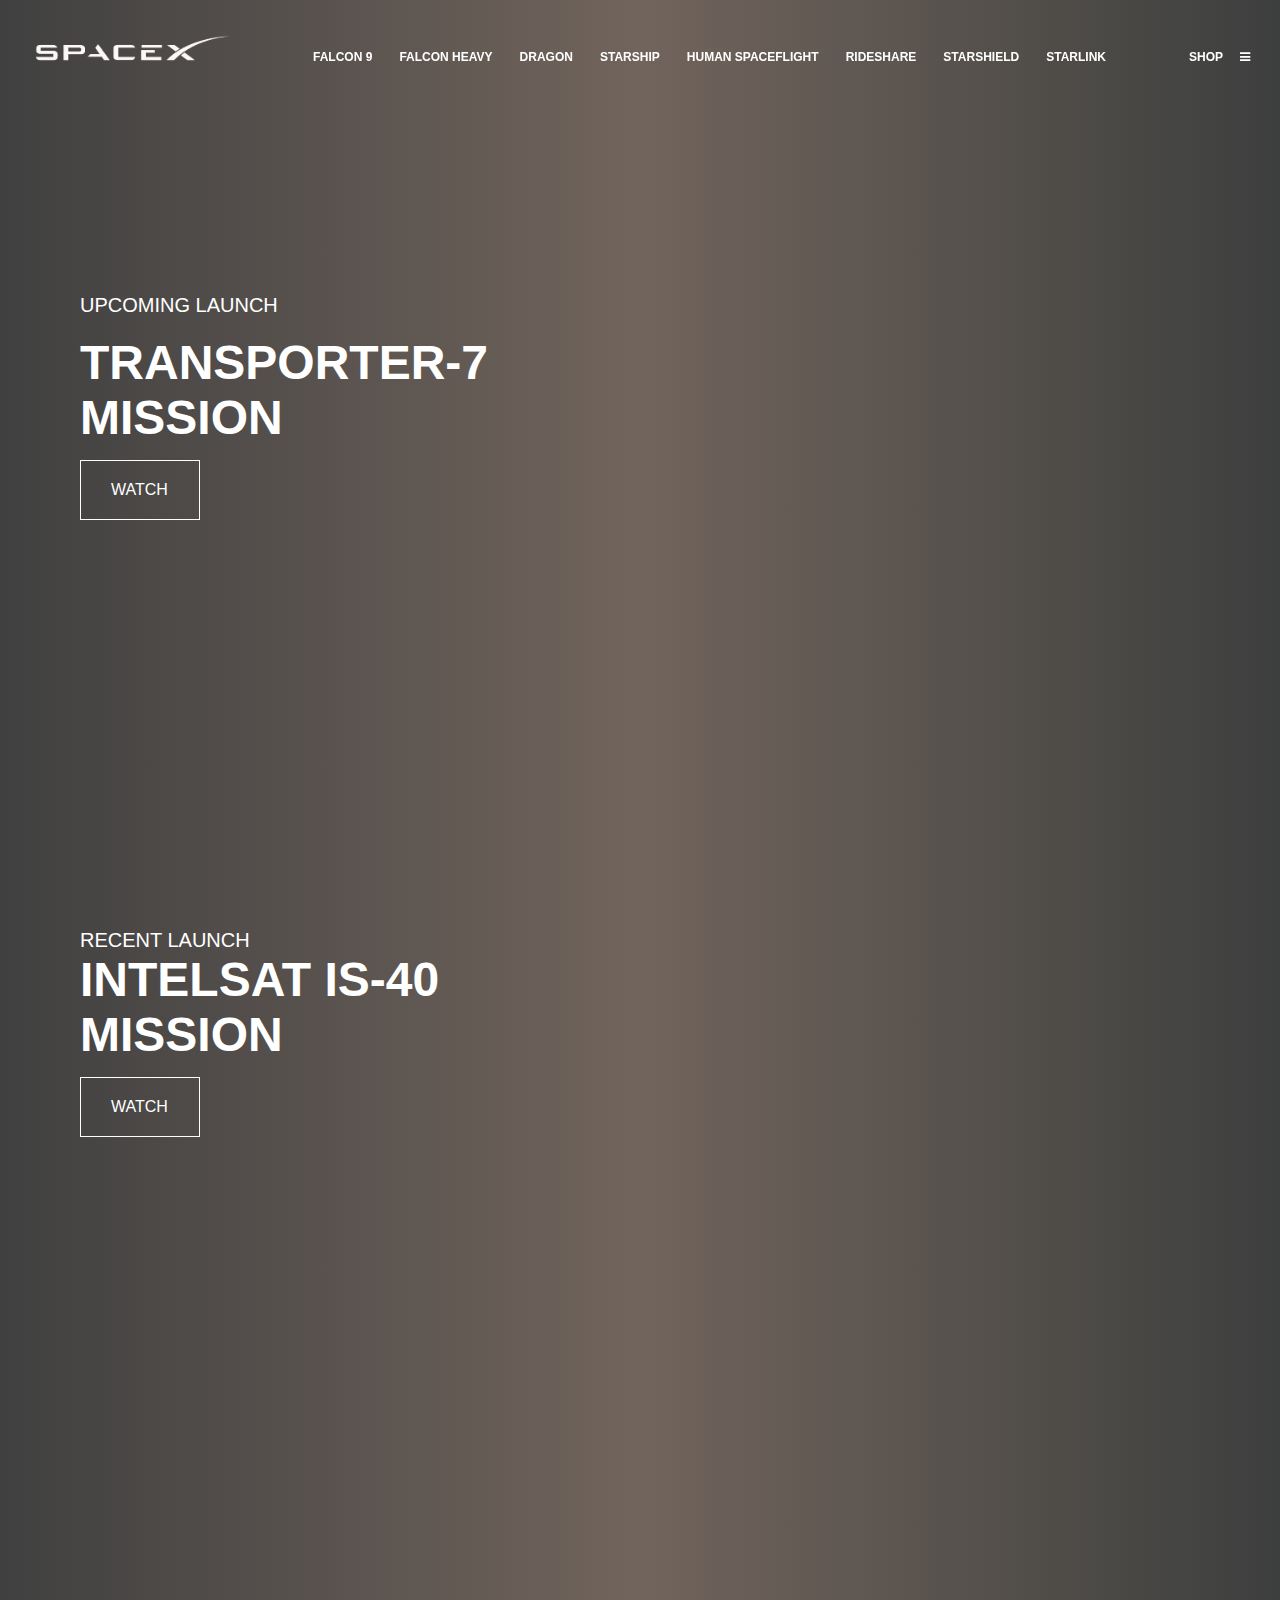
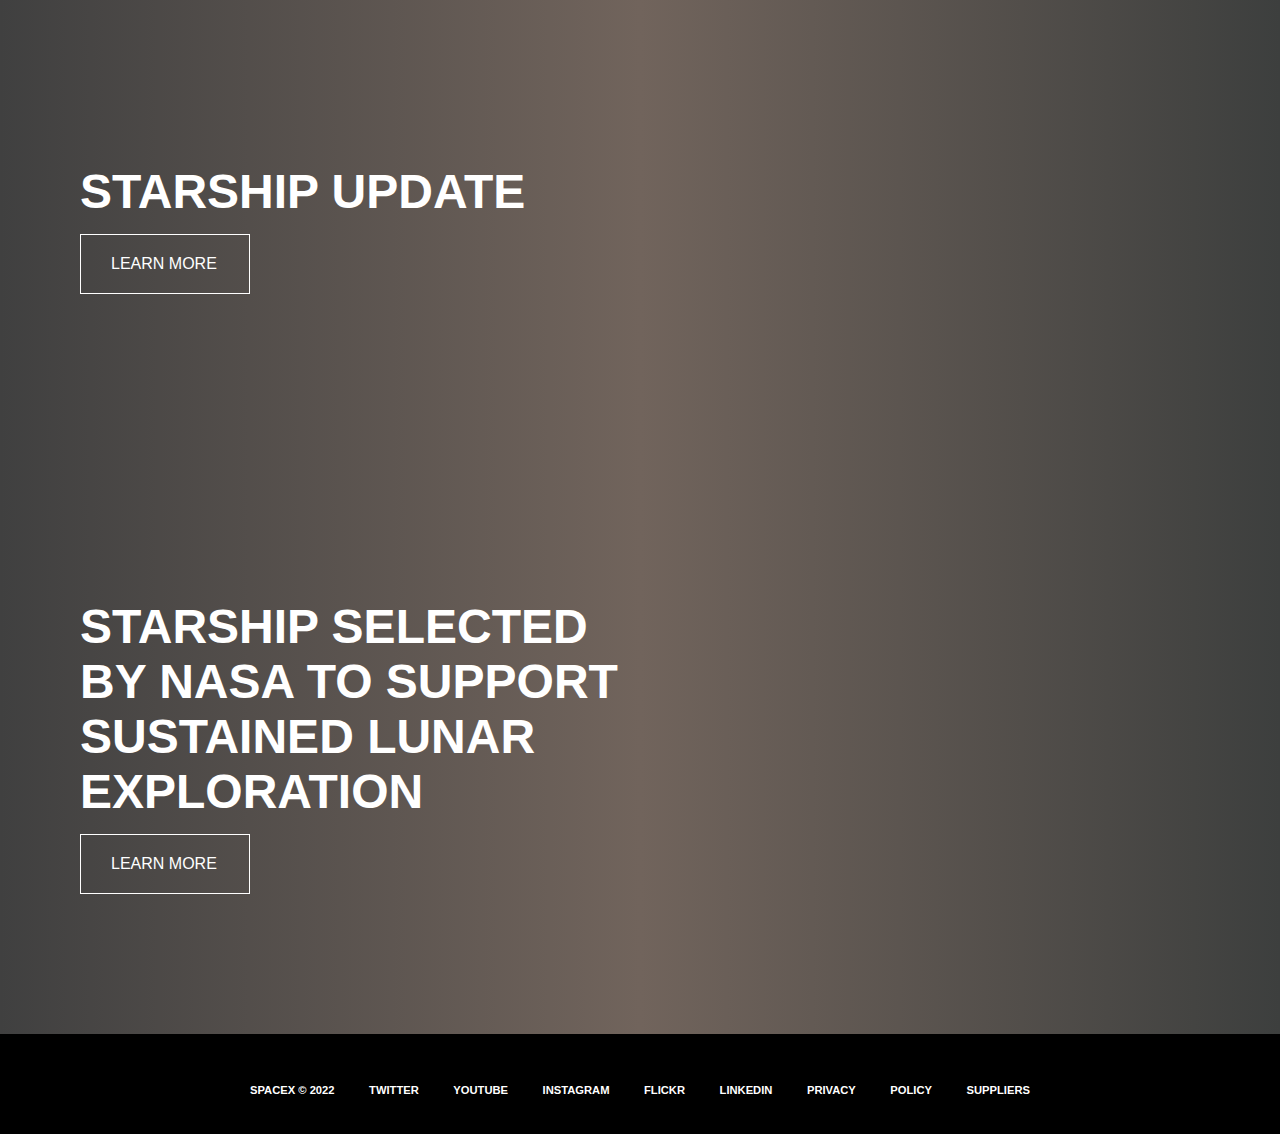
<file: HTML_CSS/P3SpaceX corrected/index.html>
<!DOCTYPE html>
<html lang="en">

<head>
    <meta charset="UTF-8">
    <meta http-equiv="X-UA-Compatible" content="IE=edge">
    <meta name="viewport" content="width=device-width, initial-scale=1.0">
    <title>SpaceX Clone</title>
    <link rel="icon" type="imaage/x-icon" href="images/spacex_logo_icon_144865.png">
    <link rel="stylesheet" href="style.css">
    <link rel="stylesheet" href="https://cdnjs.cloudflare.com/ajax/libs/font-awesome/4.7.0/css/font-awesome.min.css">
</head>
<section class="img-for-nav">
<body>
    <!--nav bar-->
    <nav class="main-nav">
        <img src="images/SpaceX-Logo.png" alt="SpaceX" class="logo">
        <ul class="main-menu">
            <li><a href="#">FALCON 9</a></li>
            <li><a href="#">FALCON HEAVY</a></li>
            <li><a href="#">DRAGON</a></li>
            <li><a href="#">STARSHIP</a></li>
            <li><a href="#">HUMAN SPACEFLIGHT</a></li>
            <li><a href="#">RIDESHARE</a></li>
            <li><a href="#">STARSHIELD</a></li>
            <li><a href="#">STARLINK</a></li>
        </ul>
        <ul class="side-menu">
            <li><a href="#">SHOP</a></li>
            <li>
                <a href="#"><i class="fa fa-bars" aria-hidden="true"></i></a>
            </li>
        </ul>
    </nav>
    <div class="section1">
        <div class="section1-in">
            <div>
                <h4>UPCOMING LAUNCH</h4> <br>
                <h2>TRANSPORTER-7<br>MISSION</h2>
            </div>
            <div class="watch btn">WATCH</div>
        </div>
    </div>
    <div class="section2">
        <div class="section2-in">
            <div>
                <h4>RECENT LAUNCH</h4>
                <h2>INTELSAT IS-40<br>MISSION</h2>
            </div>
            <div class="watch btn">WATCH</div>
        </div>
    </div>
    <div class="section3">
        <div class="section3-in">
            <div>
                <h2>STARSHIP UPDATE</h2>
            </div>
            <div class="learn-more btn">LEARN MORE</div>
        </div>
    </div>
    <div class="section4">
        <div class="section4-in">
            <div>
                <h2>STARSHIP SELECTED<br>BY NASA TO SUPPORT<br>SUSTAINED LUNAR<br>EXPLORATION</h2>
            </div>
            <div class="learn-more btn">LEARN MORE</div>
        </div>
    </div>
    <footer>
        <div class="links">
            <ul class="foot-link">
                <li>SPACEX © 2022</li>
                <li><a href="#">TWITTER</a></li>
                <li><a href="#">YOUTUBE</a></li>
                <li><a href="#">INSTAGRAM</a></li>
                <li><a href="#">FLICKR</a></li>
                <li><a href="#">LINKEDIN</a></li>
                <li><a href="#">PRIVACY</a></li>
                <li><a href="#">POLICY</a></li>
                <li><a href="#">SUPPLIERS</a></li>
            </ul>
        </div>
    </footer>
</section>
</body>
</html>
</file>
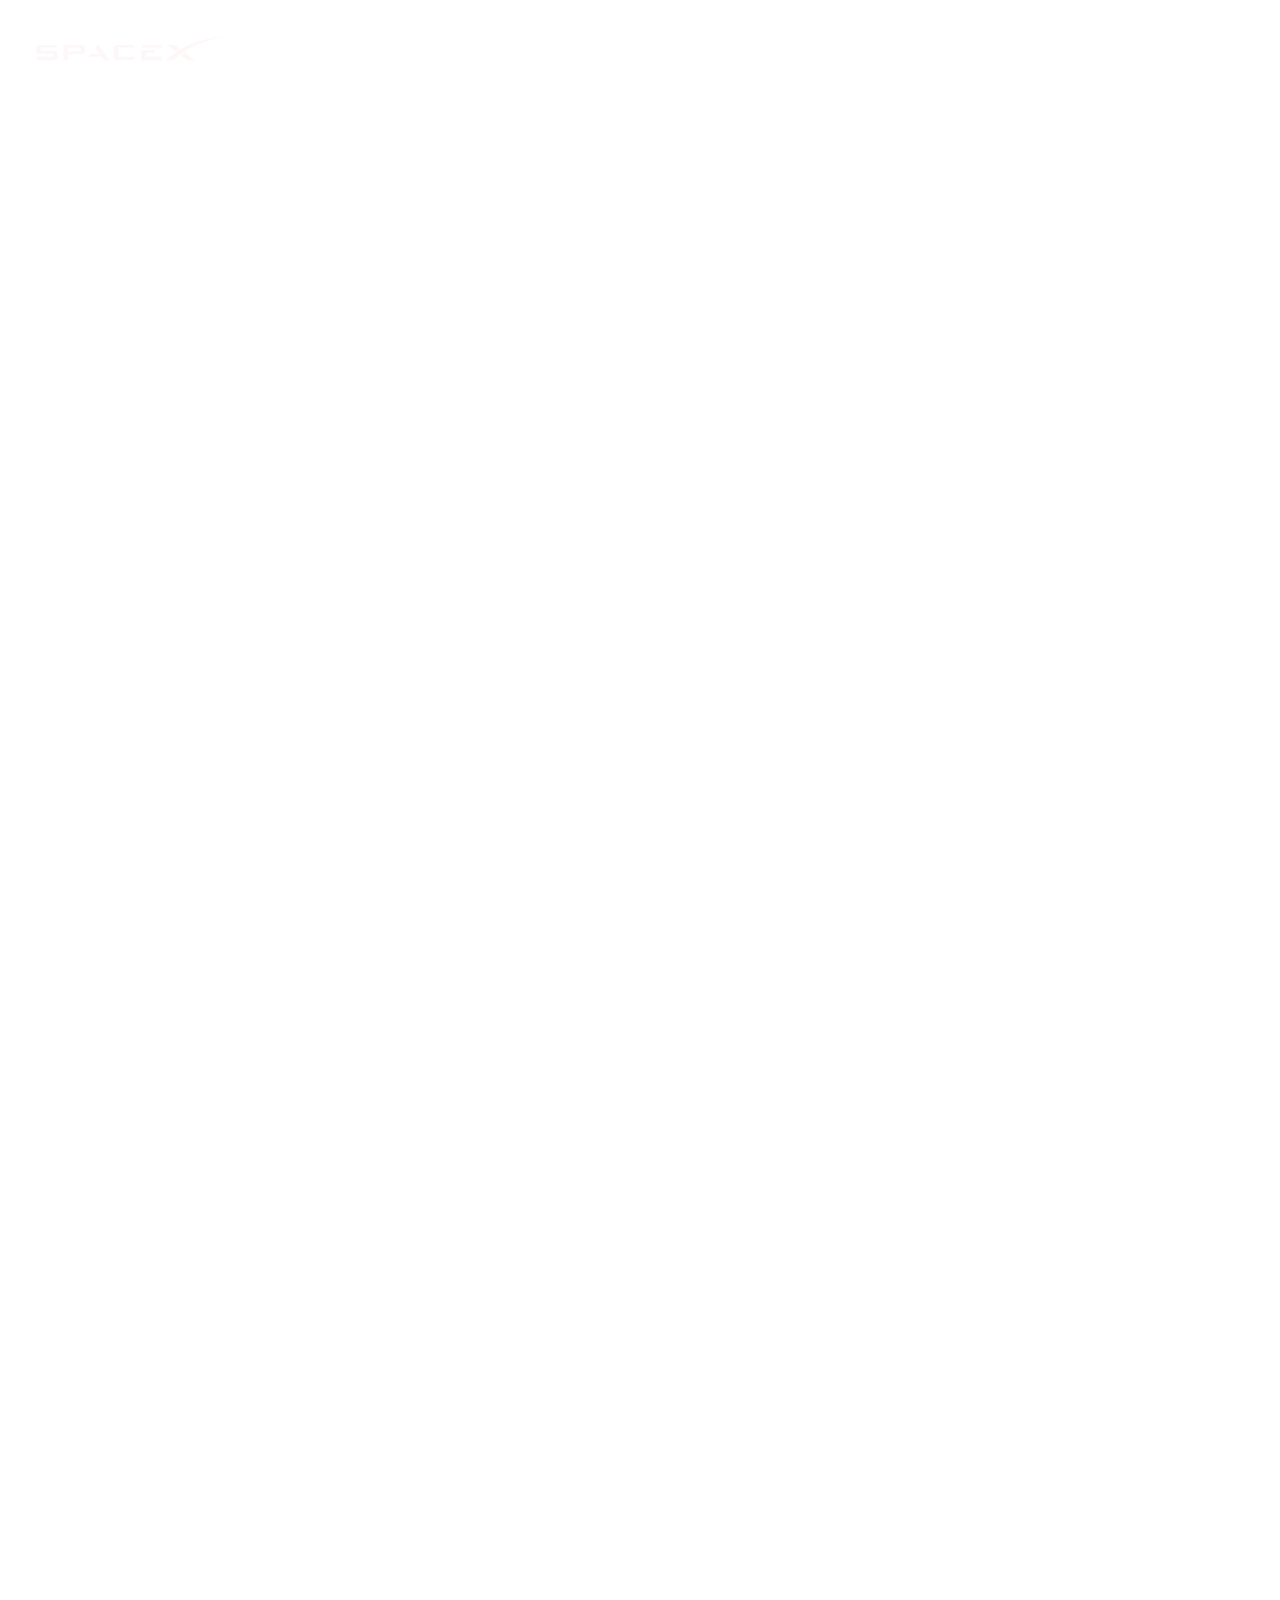
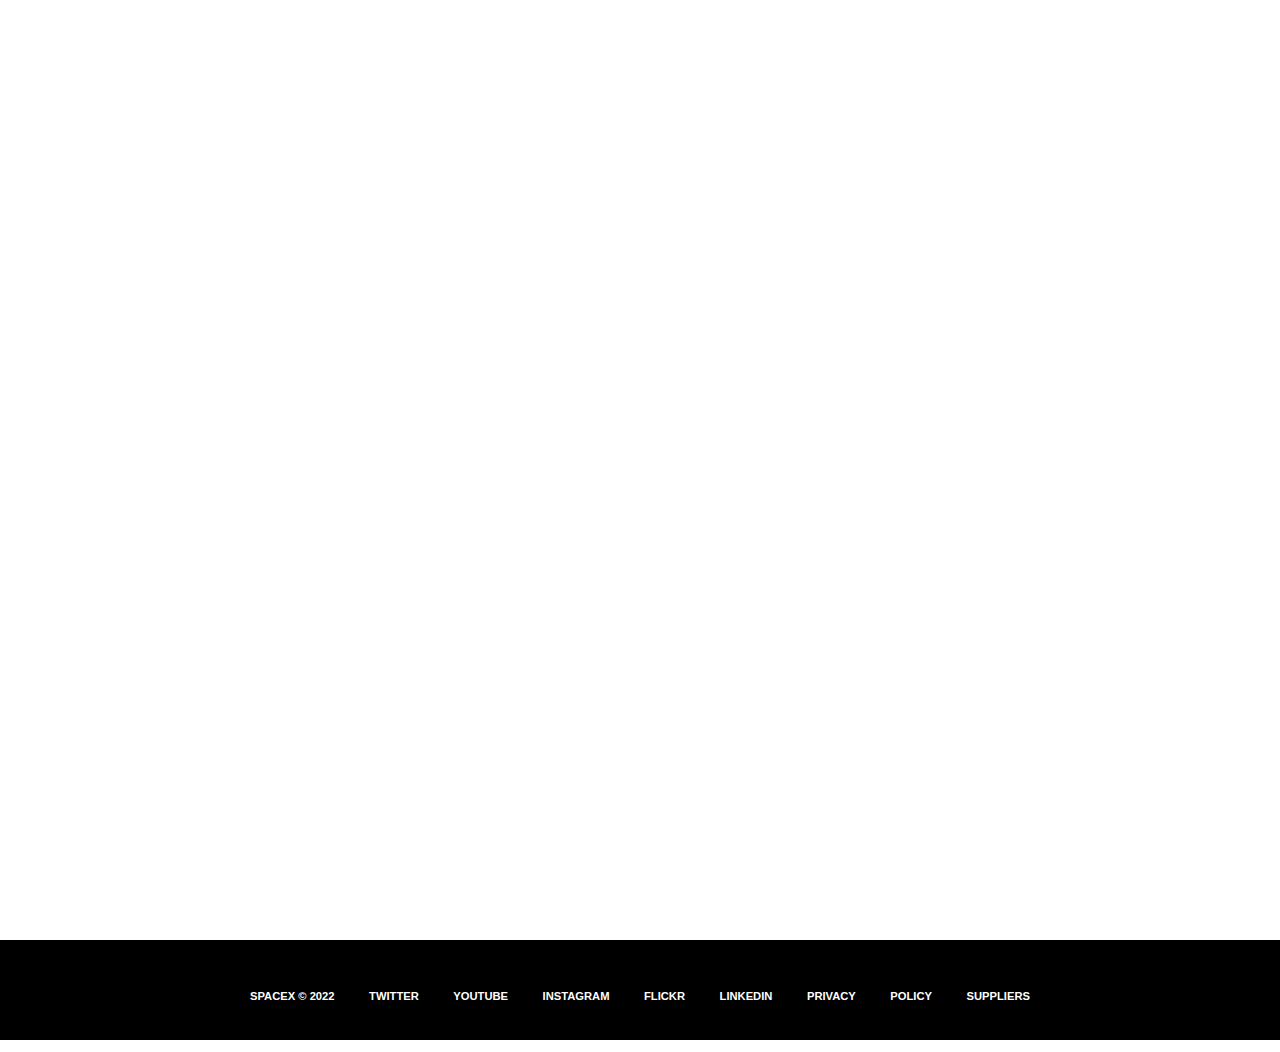
<file: HTML_CSS/P3SpaceX/index.html>
<!DOCTYPE html>
<html lang="en">
<head>
    <meta charset="UTF-8">
    <meta http-equiv="X-UA-Compatible" content="IE=edge">
    <meta name="viewport" content="width=device-width, initial-scale=1.0">
    <title>SpaceX Clone</title>
    <link rel="icon" type="imaage/x-icon" href="images/spacex_logo_icon_144865.png" >
    <link rel="stylesheet" href="style.css">
    <link rel="stylesheet" href="https://cdnjs.cloudflare.com/ajax/libs/font-awesome/4.7.0/css/font-awesome.min.css">
</head>
<body>
    <div class="section1"> 
    <!--nav bar-->
    <nav class="main-nav">
        <img src="images/SpaceX-Logo.png" alt="SpaceX" class="logo">
        <ul class="main-menu">
            <li><a href="#">FALCON 9</a></li>
            <li><a href="#">FALCON HEAVY</a></li>
            <li><a href="#">DRAGON</a></li>
            <li><a href="#">STARSHIP</a></li>
            <li><a href="#">HUMAN SPACEFLIGHT</a></li>
            <li><a href="#">RIDESHARE</a></li>
            <li><a href="#">STARSHIELD</a></li>
            <li><a href="#">STARLINK</a></li>
        </ul>
        <ul class="side-menu">
            <li><a href="#">SHOP</a></li>
        <li>
            <a href="#"><i class="fa fa-bars" aria-hidden="true"></i></a> </li>
        </ul>
       
    </nav>
    <div class="section1-in">
        <div><h4>UPCOMING LAUNCH</h4> <br><h2>TRANSPORTER-7<br>MISSION</h2></div>
        <div class="watch btn">WATCH</div>
    </div>
    </div>
    <div class="section2">
        <div class="section2-in">
            <div>
                <h4>RECENT LAUNCH</h4><h2>INTELSAT IS-40<br>MISSION</h2>
            </div>
            <div class="watch btn">WATCH</div>
        </div>
    </div>
    <div class="section3">
        <div class="section3-in">
            <div><h2>STARSHIP UPDATE</h2></div>
            <div class="learn-more btn">LEARN MORE</div>
        </div>
    </div>
    <div class="section4">
        <div class="section4-in">
            <div><h2>STARSHIP SELECTED<br>BY NASA TO SUPPORT<br>SUSTAINED LUNAR<br>EXPLORATION</h2></div>
            <div class="learn-more btn">LEARN MORE</div>
        </div>
    </div>
    <footer >
        <div class="links">
            <ul class="foot-link">
                <li>SPACEX © 2022</li> 
                <li><a href="#">TWITTER</a></li> 
                <li><a href="#">YOUTUBE</a></li> 
                <li><a href="#">INSTAGRAM</a></li> 
                <li><a href="#">FLICKR</a></li> 
                <li><a href="#">LINKEDIN</a></li> 
                <li><a href="#">PRIVACY</a></li> 
                <li><a href="#">POLICY</a></li> 
                <li><a href="#">SUPPLIERS</a></li>
            </ul>
        </div>
    </footer>
</body>
</html>
</file>
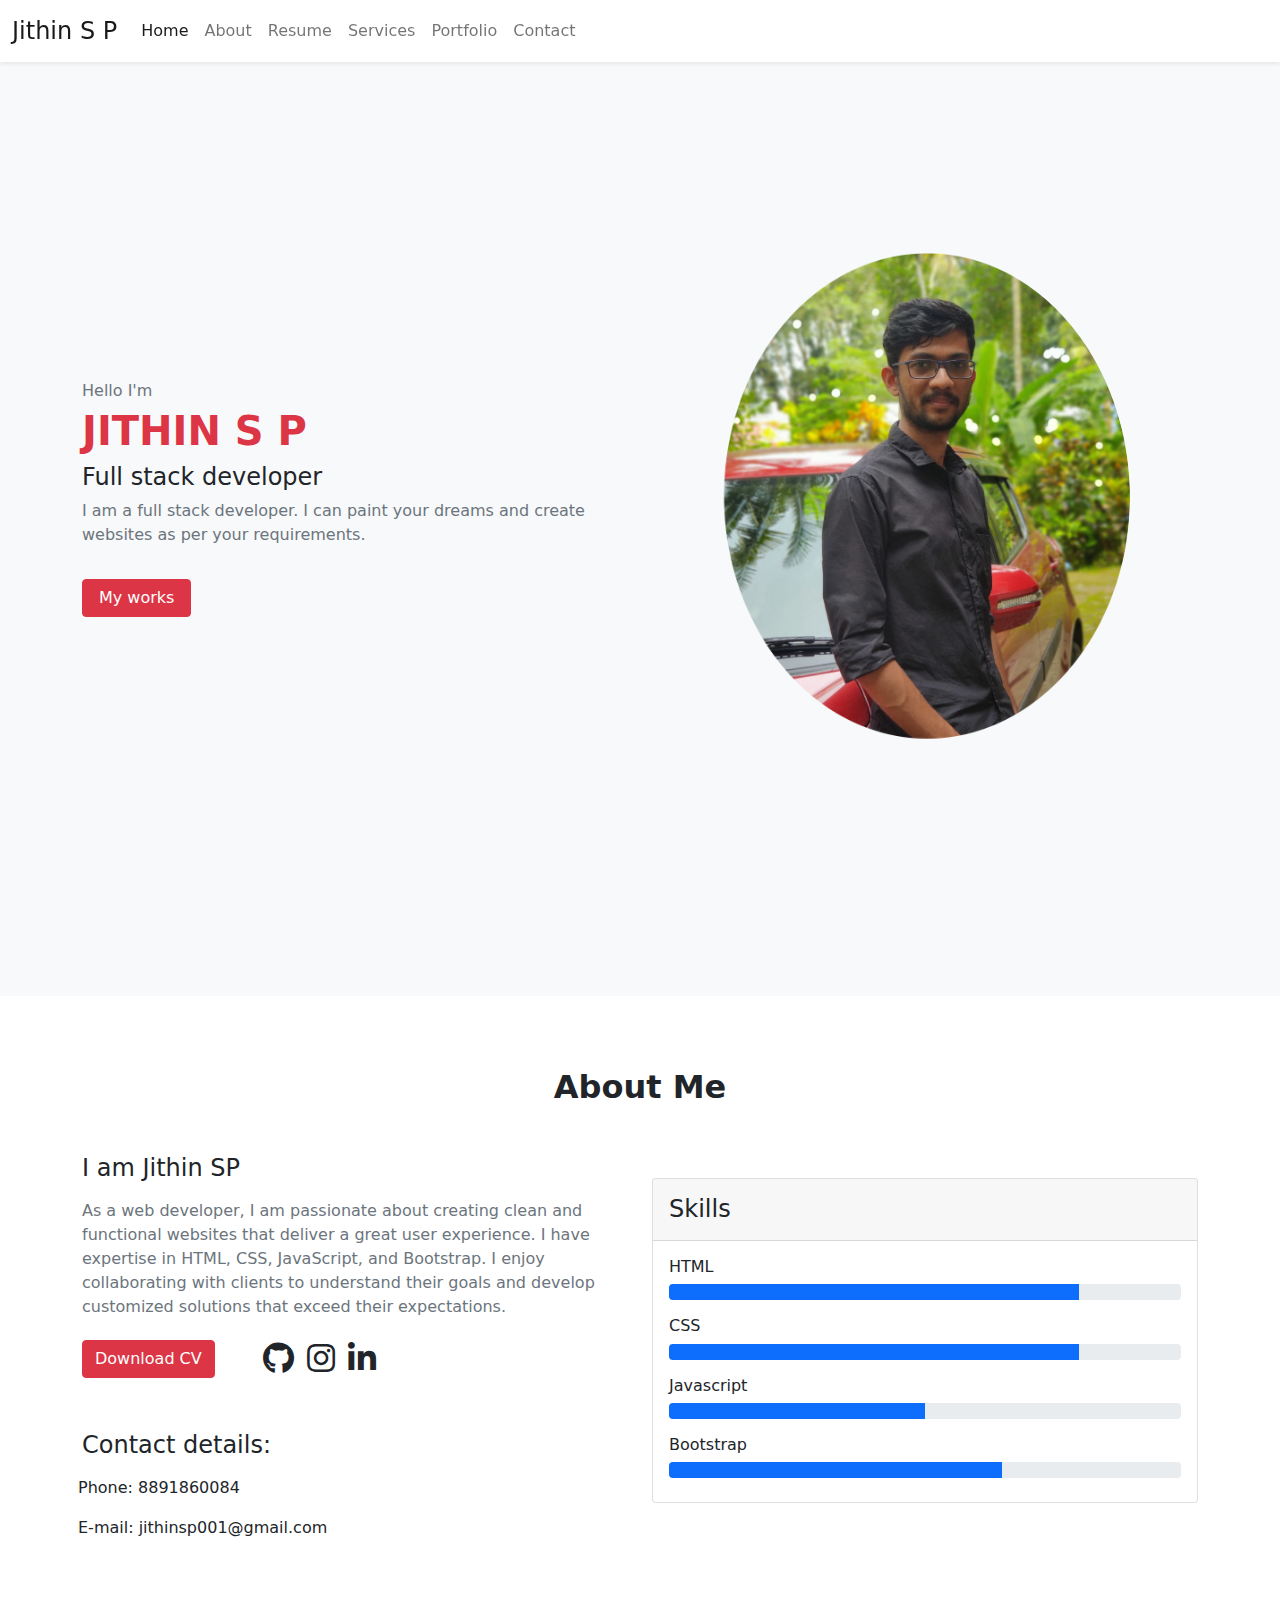
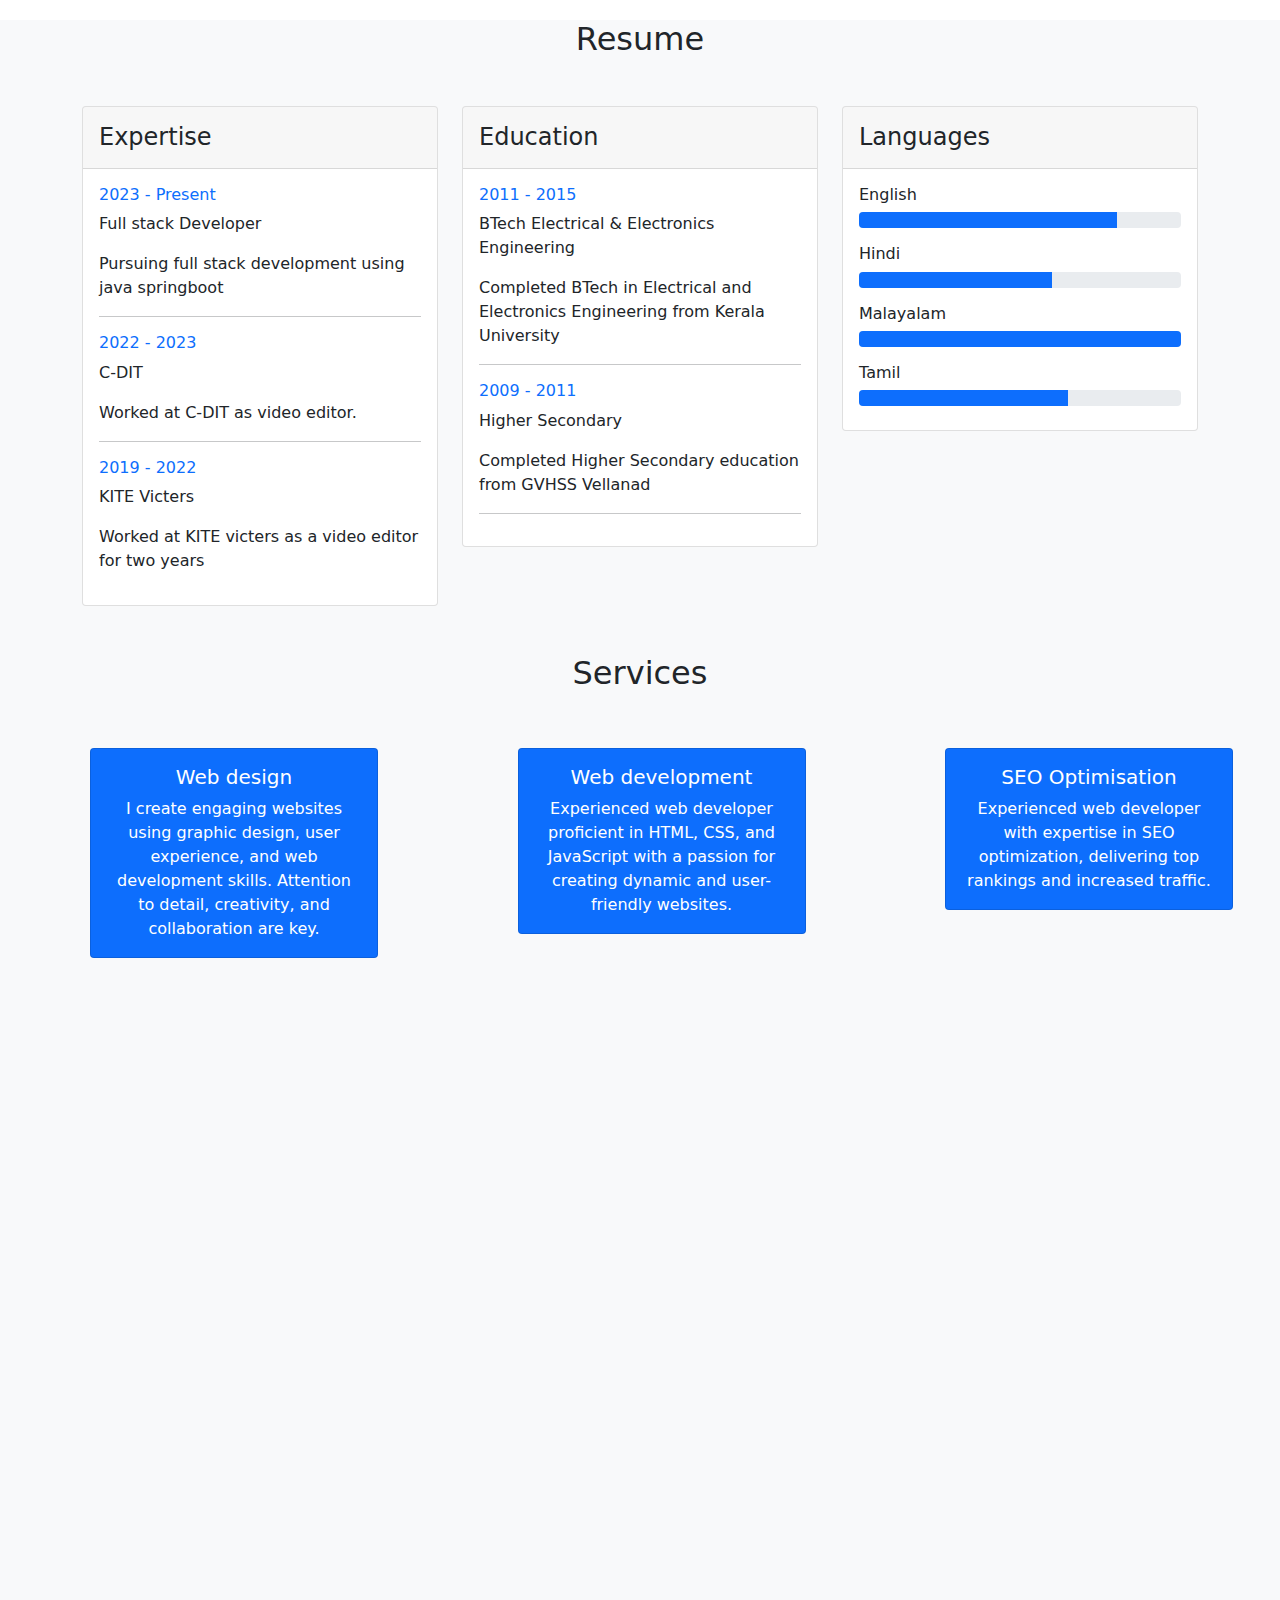
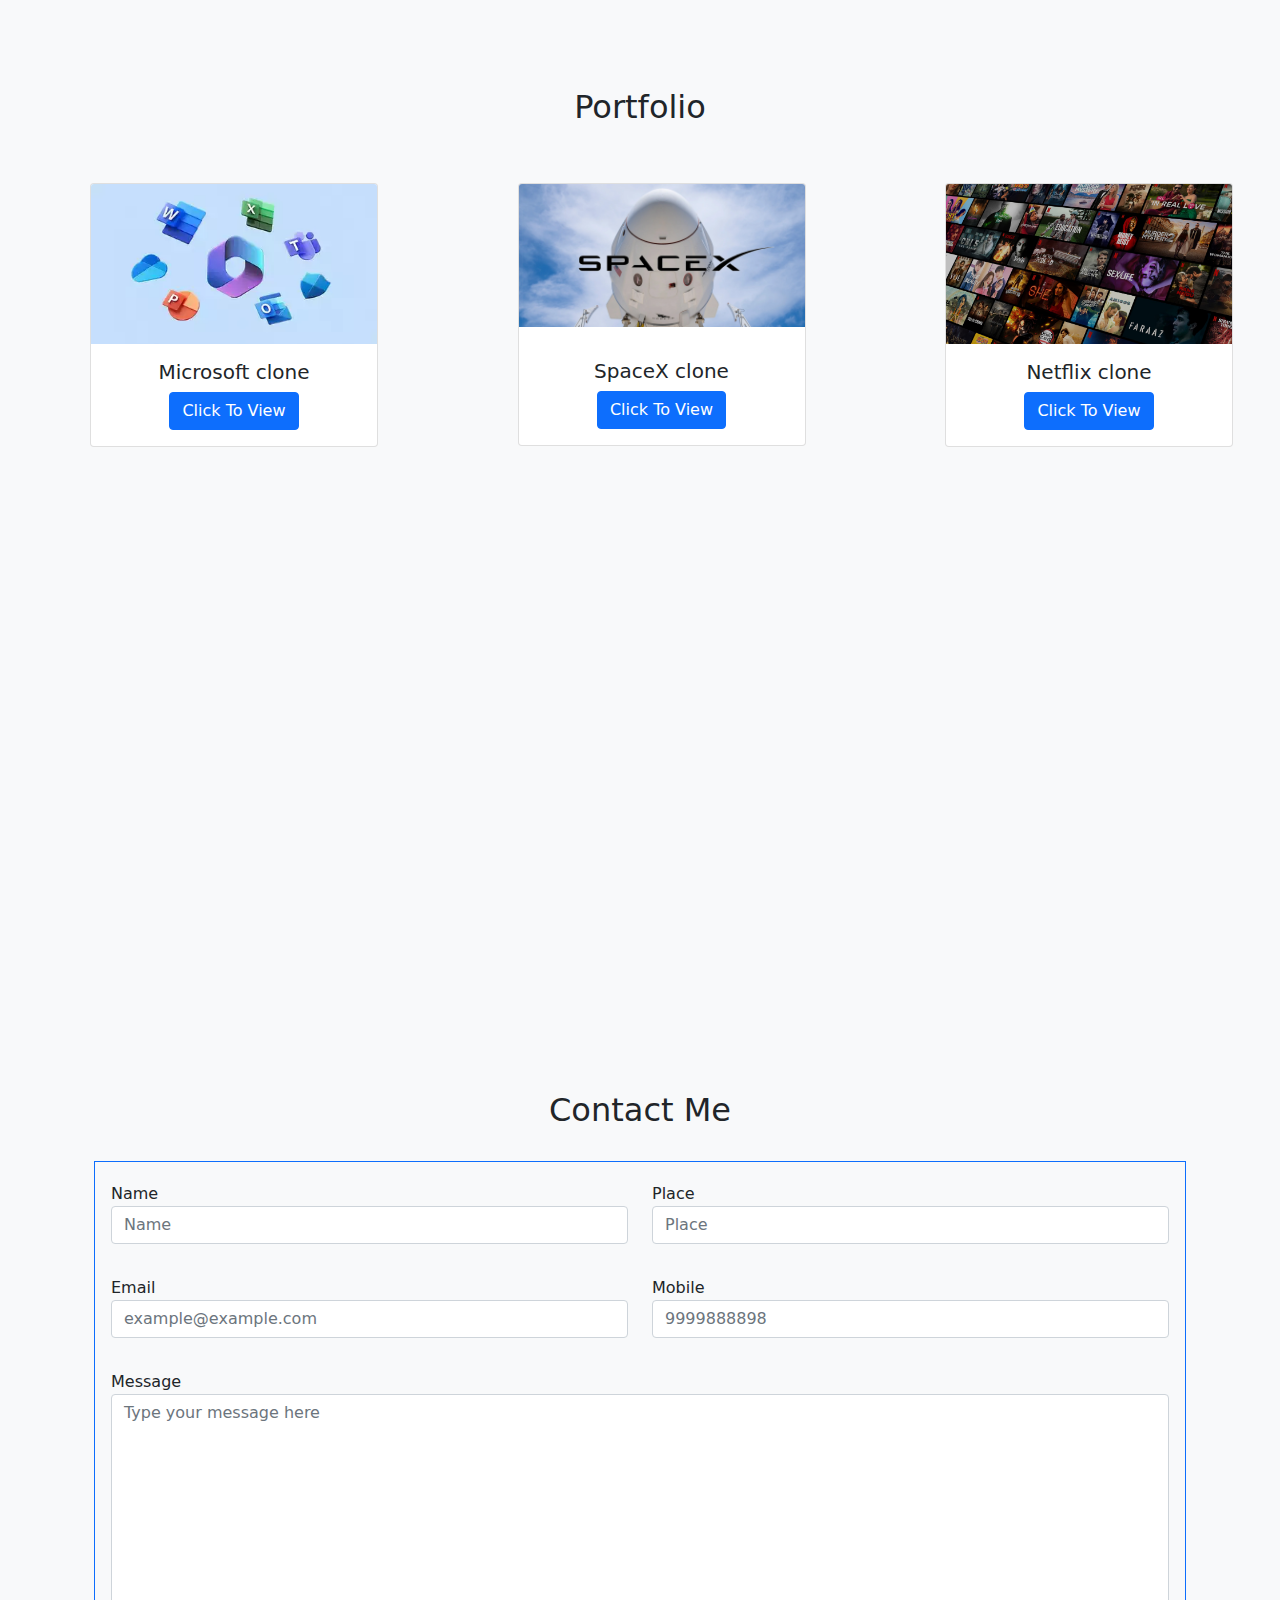
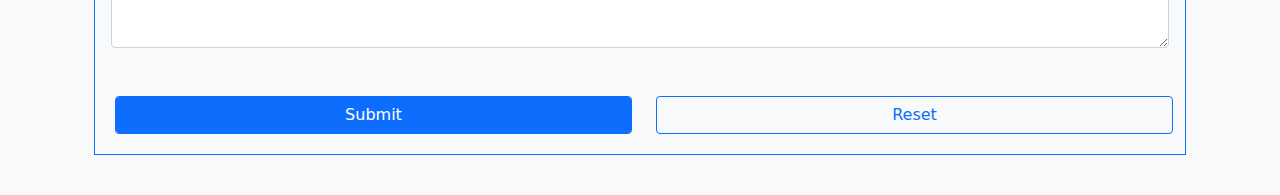
<file: HTML_CSS/P5Portfolio/index.html>
<!DOCTYPE html>
<html lang="en">

<head>
  <title>Jithin-Portfolio</title>
  <meta charset="utf-8">
  <meta name="viewport" content="width=device-width, initial-scale=1">

  <link rel="stylesheet" href="css/font-awesome.min.css">
  <link rel="stylesheet" href="css/bootstrap.min.css">
  <script src="https://ajax.googleapis.com/ajax/libs/jquery/3.5.1/jquery.min.js"></script>
</head>

<body class="bg-light">
  <!--Nav bar start-->
  <nav class="navbar navbar-expand-lg fixed-top navbar-light bg-white shadow-sm" data-spy="affix" data-offset-top="0">
    <div class="container-fluid">
      <a class="navbar-brand fs-4" href="#">Jithin S P</a>
      <button class="navbar-toggler" type="button" data-bs-toggle="collapse" data-bs-target="#navbarNav"
        aria-controls="navbarNav" aria-expanded="false" aria-label="Toggle navigation">
        <span class="navbar-toggler-icon "></span>
      </button>
      <div class="collapse navbar-collapse " id="navbarNav">
        <ul class="navbar-nav ">
          <li class="nav-item">
            <a class="nav-link active" aria-current="page" href="#home">Home</a>
          </li>
          <li class="nav-item">
            <a class="nav-link" href="#about">About</a>
          </li>
          <li class="nav-item">
            <a class="nav-link" href="#resume">Resume</a>
          </li>
          <li class="nav-item">
            <a class="nav-link" href="#services">Services</a>
          </li>
          <li class="nav-item">
            <a class="nav-link" href="#portfolio">Portfolio</a>
          </li>
          <li class="nav-item">
            <a class="nav-link" href="#contact">Contact</a>
          </li>
        </ul>
      </div>
    </div>
  </nav>
  <!--Nav bar end-->

  <!--home section-->
  <section class="home py-5" id="home">
    <div class="container-lg">
      <div class="row min-vh-100 align-items-center align-content-center">
        <div class="col-md-6 mt-5 mt-md-0">
          <div class="home-img text-center">
            <img src="img/jithin.png" class="rounded-circle mw-100 w-75 h-75" alt="Jithin">
          </div>
        </div>
        <div class="col-md-6 mt-5 mt-md-0 order-md-first">
          <div class="home-text">
            <p class="text-muted mb-1">Hello I'm</p>
            <h1 class="text-danger text-uppercase fs-1 fw-bold">Jithin S P</h1>
            <h2 class="fs-4">Full stack developer</h2>
            <p class="md-4 text-muted"> I am a full stack developer. I can paint your dreams and create websites as per
              your requirements.</p>
            <a href="#portfolio" class="btn btn-danger px-3 mt-3">My works</a>
          </div>
        </div>
      </div>
    </div>
  </section>
  <!--home section end-->
  <!--about section-->
  <section class="about bg-white py-5" id="about">
    <div class="container-lg py-4">
      <div class="row justify-content-center">
        <div class="col-lg-8">
          <div class="section-title text-center">
            <h2 class="fw-bold mb-5">About Me</h2>
          </div>
        </div>
      </div>
      <div class="row">
        <div class="col-md-6">
          <div class="about-text">
            <h3 class="fs-4 mb-3">I am Jithin SP</h3>
            <p class="text-muted">As a web developer, I am passionate about creating clean and functional websites that deliver a great user experience. I have expertise in HTML, CSS, JavaScript, and Bootstrap. I enjoy collaborating with clients to understand their goals and develop customized solutions that exceed their expectations.</p>
          </div>
          <div class="row">
            <div class="col-lg-12 d-flex align-items-center">
              <a href="https://drive.google.com/file/d/1w6GvS_64DMUhzP_uWXWNwTorSN08dJvq/view?usp=share_link"
                class="btn btn-danger me-5">Download CV</a>
              <div class="social-links">
                <a href="https://github.com/jithinsp" class="text-dark me-2 fs-2"><i class="fab fa-github"></i></a>
                <a href="https://instagram.com/jithin.sp?igshid=OTJhZDVkZWE=" class="text-dark me-2 fs-2"><i class="fab fa-instagram"></i></a>
                <a href="https://www.linkedin.com/in/jithin-s-p-8342bb88" class="text-dark me-2 fs-2"><i class="fab fa-linkedin-in"></i></a>
              </div>
            </div>
            <span class="pt-5"><h4>Contact details:</h4></span>
            <span class="p-2">Phone: 8891860084</span>
            <span class="p-2">E-mail: jithinsp001@gmail.com</span>
          </div>
        </div>
        <div class="col-md-6">
          <div class="card mt-4">
            <div class="card-header">
              <div class="pull-left">
                <h4 class="mt-2">Skills</h4>
                <span class="line"></span>
              </div>
            </div>
            <div class="card-body pb-2">
              <h6>HTML</h6>
              <div class="progress mb-3">
                <div class="progress-bar bg-primary" role="progressbar" style="width: 80%" aria-valuenow="25"
                  aria-valuemin="0" aria-valuemax="100"></div>
              </div>
              <h6>CSS</h6>
              <div class="progress mb-3">
                <div class="progress-bar bg-primary" role="progressbar" style="width: 80%" aria-valuenow="25"
                  aria-valuemin="0" aria-valuemax="100"></div>
              </div>
              <h6>Javascript</h6>
              <div class="progress mb-3">
                <div class="progress-bar bg-primary" role="progressbar" style="width: 50%" aria-valuenow="50"
                  aria-valuemin="0" aria-valuemax="100"></div>
              </div>
              <h6>Bootstrap</h6>
              <div class="progress mb-3">
                <div class="progress-bar bg-primary" role="progressbar" style="width: 65%" aria-valuenow="50"
                  aria-valuemin="0" aria-valuemax="100"></div>
              </div>
            </div>
          </div>
        </div>
      </div>

  </section>
  <!--about section end-->

  <!--Resume Section-->
  <section class="section" id="resume">
    <div class="container">
      <h2 class="mb-5 text-center"> Resume</h2>
      <div class="row">
        <div class="col-md-6 col-lg-4">
          <div class="card">
            <div class="card-header">
              <div class="mt-2">
                <h4>Expertise</h4>
                <span class="line"></span>
              </div>
            </div>
            <div class="card-body">
              <h6 class="title text-primary">2023 - Present</h6>
              <P>Full stack Developer</P>
              <P class="subtitle">Pursuing full stack development using java springboot</P>
              <hr>
              <h6 class="title text-primary">2022 - 2023</h6>
              <P>C-DIT</P>
              <P class="subtitle">Worked at C-DIT as video editor.</P>
              <hr>
              <h6 class="title text-primary">2019 - 2022</h6>
              <P>KITE Victers</P>
              <P class="subtitle">Worked at KITE victers as a video editor for two years</P>
            </div>
          </div>
        </div>
        <div class="col-md-6 col-lg-4">
          <div class="card">
            <div class="card-header">
              <div class="mt-2">
                <h4>Education</h4>
                <span class="line"></span>
              </div>
            </div>
            <div class="card-body">
              <h6 class="title text-primary">2011 - 2015</h6>
              <P>BTech Electrical & Electronics Engineering</P>
              <P class="subtitle">Completed BTech in Electrical and Electronics Engineering from Kerala University</P>
              <hr>
              <h6 class="title text-primary">2009 - 2011</h6>
              <P>Higher Secondary</P>
              <P class="subtitle">Completed Higher Secondary education from GVHSS Vellanad</P>
              <hr>
            </div>
          </div>
        </div>
        <div class="col-lg-4">
          <div class="card">
            <div class="card-header">
              <div class="pull-left">
                <h4 class="mt-2">Languages</h4>
                <span class="line"></span>
              </div>
            </div>
            <div class="card-body pb-2">
              <h6>English</h6>
              <div class="progress mb-3">
                <div class="progress-bar bg-primary" role="progressbar" style="width: 80%" aria-valuenow="25"
                  aria-valuemin="0" aria-valuemax="100"></div>
              </div>
              <h6>Hindi</h6>
              <div class="progress mb-3">
                <div class="progress-bar bg-primary" role="progressbar" style="width: 60%" aria-valuenow="25"
                  aria-valuemin="0" aria-valuemax="100"></div>
              </div>
              <h6>Malayalam</h6>
              <div class="progress mb-3">
                <div class="progress-bar bg-primary" role="progressbar" style="width: 100%" aria-valuenow="50"
                  aria-valuemin="0" aria-valuemax="100"></div>
              </div>
              <h6>Tamil</h6>
              <div class="progress mb-3">
                <div class="progress-bar bg-primary" role="progressbar" style="width: 65%" aria-valuenow="50"
                  aria-valuemin="0" aria-valuemax="100"></div>
              </div>
            </div>
          </div>
        </div>
      </div>
    </div>
  </section>


  <!--Services-->

  <section id="services" class="section m-5"> 
    <div class="container text-center ">  
    <h2 class="mb-5 "> Services</h2>
    <div class="row min-vh-100 justify-content-between">
      
      <section class="col-sm-12 col-md-6 col-lg-3">
  <div class="card m-2 bg-primary text-white" style="width: 18rem;">
    <div class="card-body">
      <h5 class="card-title text-center">Web design</h5>
      <p class="card-text text-center">I create engaging websites using graphic design, user experience, and web development skills. Attention to detail, creativity, and collaboration are key.</p>
    </div>
  </div>
</section>

<section class="col-sm-12 col-md-6 col-lg-3">
  <div class="card m-2 bg-primary text-white" style="width: 18rem;">
    <div class="card-body">
      <h5 class="card-title text-center">Web development</h5>
      <p class="card-text text-center">Experienced web developer proficient in HTML, CSS, and JavaScript with a passion for creating dynamic and user-friendly websites.</p>
    </div>
  </div>
</section>

<section class="col-sm-12 col-md-6 col-lg-3">
  <div class="card m-2 bg-primary text-white" style="width: 18rem;">
    <div class="card-body">
      <h5 class="card-title text-center">SEO Optimisation</h5>
      <p class="card-text text-center">Experienced web developer with expertise in SEO optimization, delivering top rankings and increased traffic.</p>
    </div>
  </div>
</section>


</div>
</section> 

  <!--Services End-->

  <!-- Portfolio section -->
  <section id="portfolio" class="section">
    <div class="container text-center">
      <h2 class="mb-5 text-center"> Portfolio</h2>

      <div class="row min-vh-100 justify-content-between">
          <section class="col-sm-12 col-md-6 col-lg-3">
            <div class="card m-2" style="width: 18rem;">
              <img src="img/microsoft.webp" class="card-img-top" alt="...">
              <div class="card-body">
                <h5 class="card-title">Microsoft clone</h5>
                <a href="https://jithinsp.github.io/Microsoft-Clone/" class="btn btn-primary">Click To View</a>
              </div>
            </div>
          </section>
          <section class="col-sm-12 col-md-6 col-lg-3">
          <div class="card m-2 " style="width: 18rem;">
            <img src="img/SpaceX-Dragon-heat-shield-anomoly.webp" class="card-img-top" alt="...">
            <div class="card-body">
              <h5 class="card-title pt-3">SpaceX clone</h5>
              <a href="https://jithinsp.github.io/SpaceX/" class="btn btn-primary">Click To View</a>
            </div>
          </div>
        </section>

          <section class="col-sm-12 col-md-6 col-lg-3">
          <div class="card m-2" style="width: 18rem;">
            <img src="img/background-banner.jpg" class="card-img-top" alt="...">
            <div class="card-body">
              <h5 class="card-title">Netflix clone</h5>
              <a href="https://jithinsp.github.io/Netflix_Bootstrap/" class="btn btn-primary">Click To View</a>
            </div>
          </div>
        </section>

      </div>

  </section>
  <!-- End of portfolio section -->
  <!--Footer-->
    <section class="p-3" id="contact">
      <div class="container">
        <h2 class="text-center">Contact Me</h2>
        <div class="row ">
         <div class="col-md-12 p-4 ">
           <form id="data" action="https://script.google.com/macros/s/AKfycbwl0KYkcdpFundOOj6yw1395Herlds9OqD4Ch-H3F1459Nxc9AWV4z5jmG_R_kFImtU/exec" method="post" name="submit-to-google-sheet" class="border border-primary p-3">
              <div class="form row">
                <div class="form-group col-md-6 my-1">
                  <label for="inputName">Name</label>
                  <input type="text" class="form-control" name="name" id="inputName" placeholder="Name" aria-describedby="invalidName" >
                  <div class="invalidName" id="invalidName" style="color:red; visibility: hidden;">Invalid Name</div>
                </div>
                <div class="form-group col-md-6 my-1">
                  <label for="inputPlace">Place</label>
                  <input type="text" class="form-control" name="place" id="inputPlace" placeholder="Place" >                  
                </div>
              </div>
              <div class="form row">
                <div class="form-group col-md-6 my-1">
                  <label for="inputEmail">Email</label>
                  <input type="email" class="form-control" name="email" id="inputEmail" placeholder="example@example.com" aria-describedby="invalidEmail" >
                  <div class="invalidEmail" id="invalidEmail" style="color:red; visibility: hidden;">Invalid Email</div>
                </div>
                <div class="form-group col-md-6 my-1">
                  <label for="inputMobile">Mobile</label>
                  <input type="tel" class="form-control" name="mobile" id="inputMobile" placeholder="9999888898" aria-describedby="invalidMobile"  >
                  <div class="invalidMobile" id="invalidMobile" style="color:red; visibility: hidden;">Invalid Phone Number</div>
                </div>
              </div>
              <div class="form-group my-1">
                <label for="Message">Message</label>
                <textarea class="form-control" name= "message" id="inputMessage" cols="30" rows="10" placeholder="Type your message here" aria-describedby="invalidMessage"></textarea>
                <div class="invalidMessage" id="invalidMessage" style="color:red; visibility: hidden;">Invalid Message</div>
              </div>
  
              <div class="form row pt-3 ">
                <div class="form-group col-md-6 ">
                  <button class="btn btn-primary form-control m-1" type="submit" value="submit">Submit</button>
                </div> 
                <div class="form-group col-md-6 ">
                  <button class="btn btn-outline-primary form-control m-1" type="reset" value="reset">Reset</button>
                </div> 

                </div>
              </div>
              <div class="modal fade" id="staticBackdrop" data-bs-backdrop="static" data-bs-keyboard="false" tabindex="-1" aria-labelledby="staticBackdropLabel" aria-hidden="true">
                <div class="modal-dialog">
                  <div class="modal-content">
                    <div class="modal-header">
                      <h1 class="modal-title fs-5" id="staticBackdropLabel">Message sent Succesfully</h1>
                      <button type="button" class="btn btn-primary" data-bs-dismiss="modal">OK</button>
                    </div>
                  </div>
                </div>
              </div>
              
            </form>
          </div>
       </div>
      </div>
    </section>
  <!--Footer End-->
  <script src="js/bootstrap.bundle.min.js"></script>
  <script src="js/main.js"></script>
  
</body>

</html>
</file>
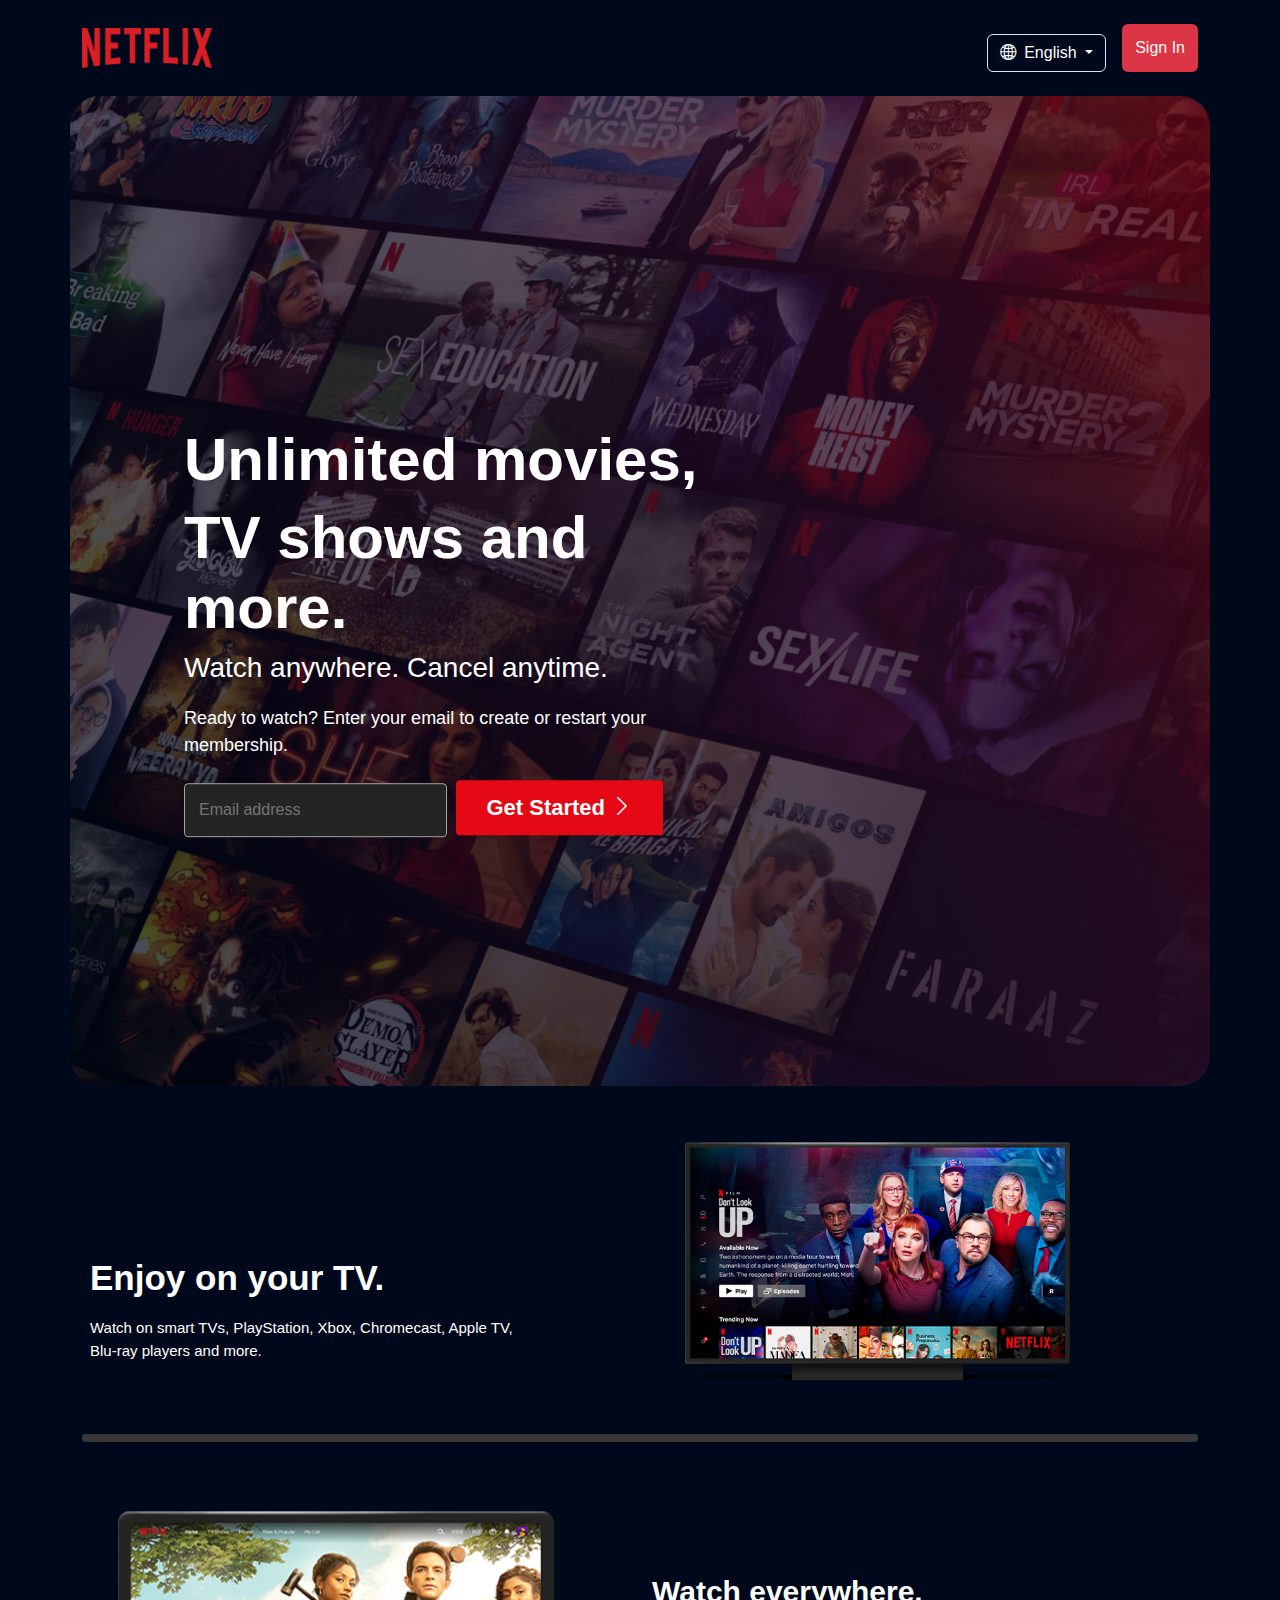
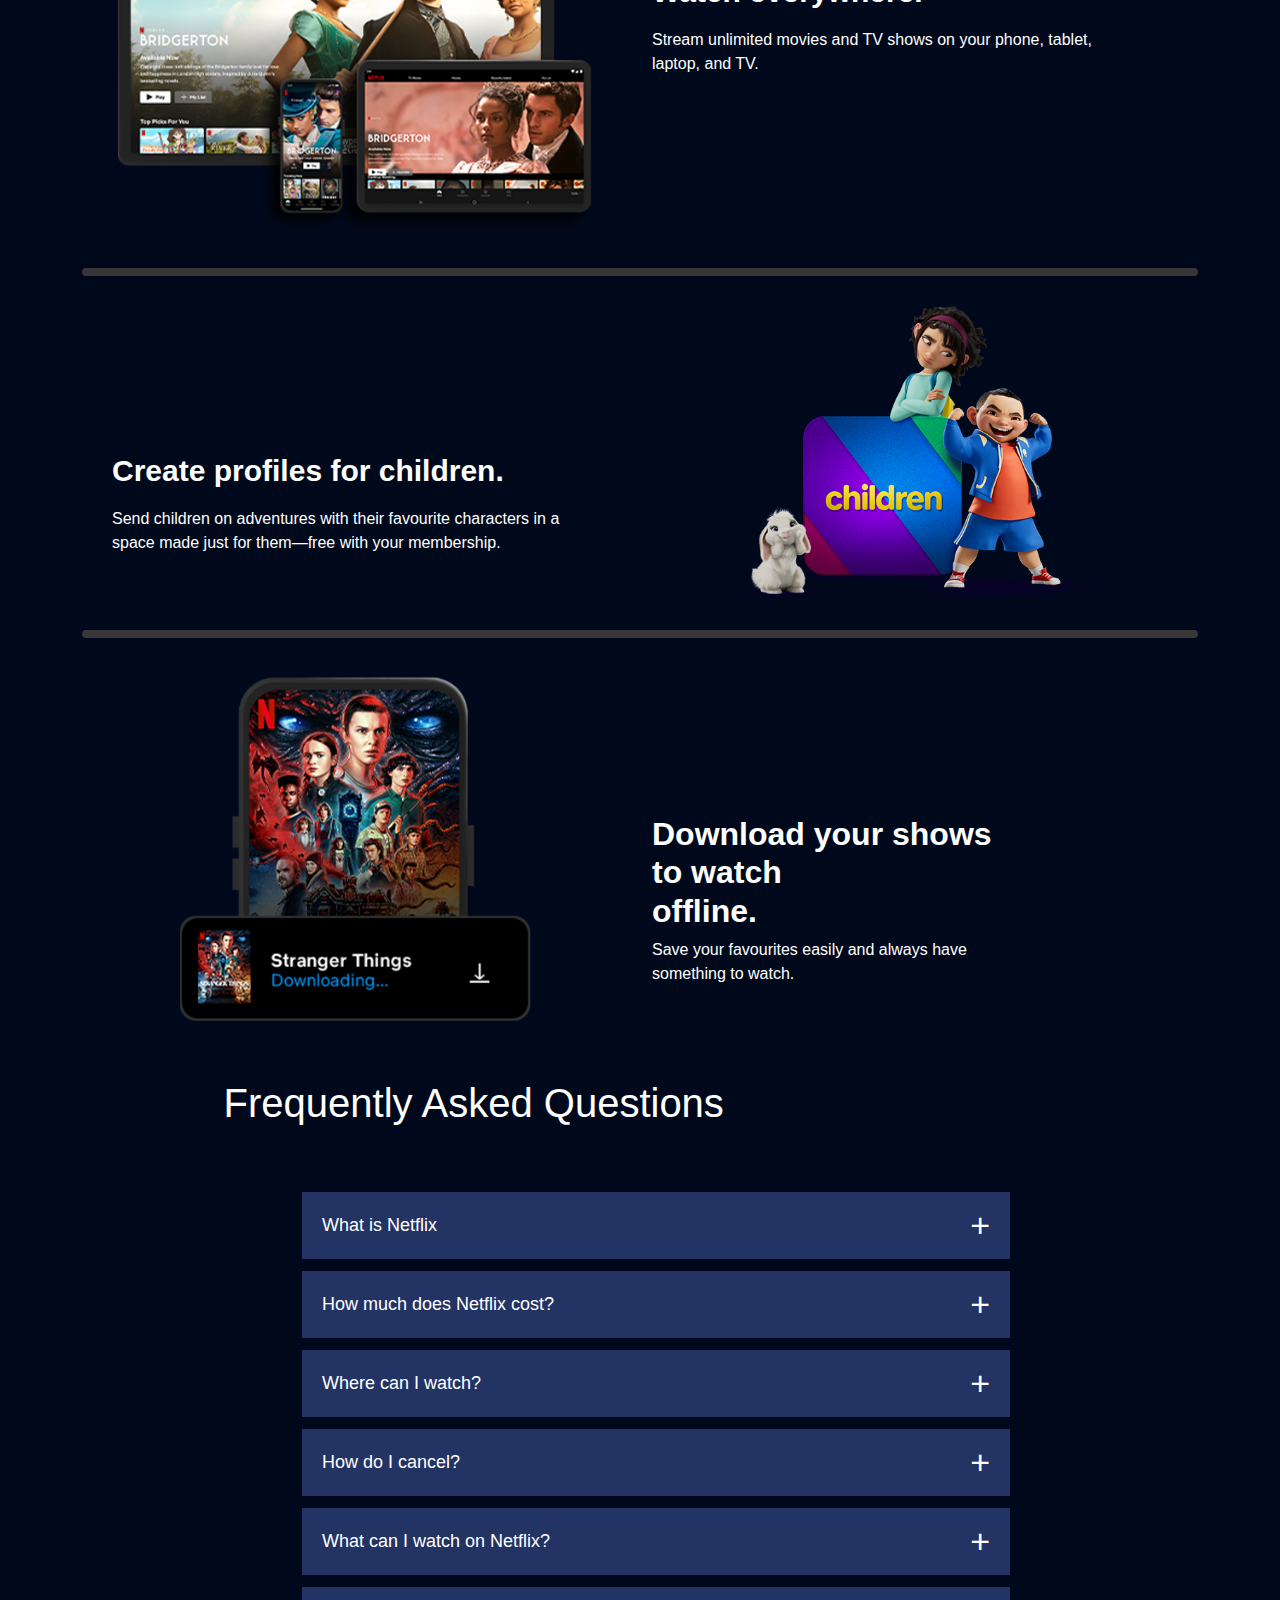
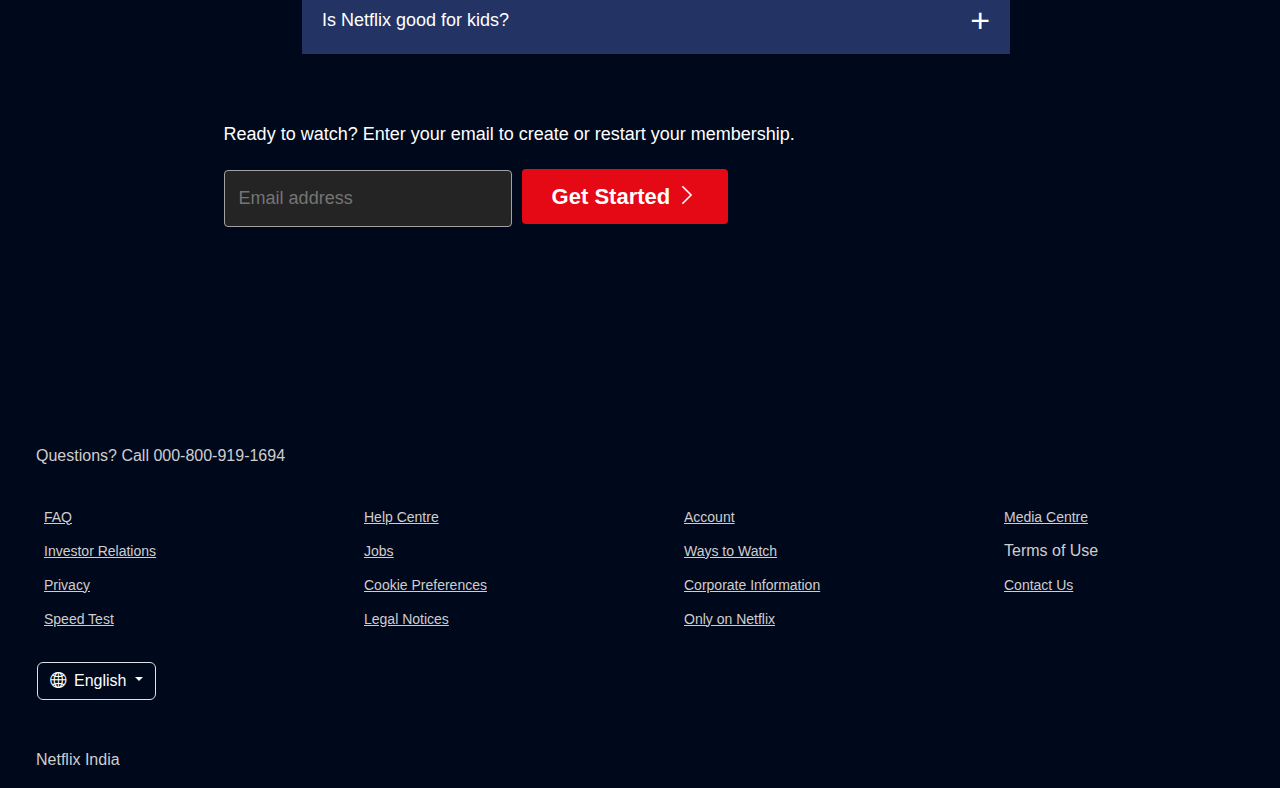
<file: HTML_CSS/P6NetflixCorrected/index.htm>
<!DOCTYPE html>
<html lang="en">
<head>
    <meta charset="UTF-8">
    <meta http-equiv="X-UA-Compatible" content="IE=edge">
    <meta name="viewport" content="width=device-width, initial-scale=1.0">
    <title>Netflix India – Watch TV Shows Online, Watch Movies Online</title>
    <link rel="icon" href="images/titlebar icon.ico">
    <link rel="stylesheet" href="style.css">
    <link rel="stylesheet" href="https://cdn.jsdelivr.net/npm/bootstrap@5.3.0-alpha3/dist/css/bootstrap.min.css">
    <link rel="stylesheet" href="https://cdn.jsdelivr.net/npm/bootstrap-icons@1.10.4/font/bootstrap-icons.css">
    
</head>
<body>
 <header>
     <div class="container-fluid p-3" id="navbar">
      <nav class="navbar">
        <div class="container">
          <img src="images/logo.png" alt="Logo" id="navlogo">
          <form class="d-flex" role="search">
            <div class="dropdown pe-3">
              <button class="btn btn-black border text-white dropdown-toggle" type="button" data-bs-toggle="dropdown" aria-expanded="false">
                <i class="bi bi-globe2 pe-2" ></i><span id="content">English</span>
              </button>
              <ul class="dropdown-menu">
                <li><a class="dropdown-item" id="drop-down" href="#">English</a></li>
                <li><a class="dropdown-item" href="#">हिन्दी</a></li>
              </ul>
            </div>
            <button class="btn text-white bg-danger" type="submit">Sign In</button>
          </form>
        </div>
      </nav>
     </div>
 </header>

 <main>
  <div class="container position-relative" id="main-bg">
    
    <div class="header-content text-white col-6">
      <h1>Unlimited movies, </h1>
      <h1>TV shows and more.</h1>
      <h3>Watch anywhere. Cancel anytime.</h3>
      <p class="">Ready to watch? Enter your email to create or restart your membership.</p>
      <form class="email-signup align-items-center">
        <input type="text" placeholder="Email address" required>
        <button type="submit">Get Started <i class="bi bi-chevron-right"></i></button>
      </form>
    </div>
  </div>
 </main>

 <section  id="first-section">
  <div class="container">
    <div class="row" id="">
      <div class="col-md-6 text-white" id="left">
        <h2>Enjoy on your TV.</h2>
        <p>Watch on smart TVs, PlayStation, Xbox, Chromecast, Apple TV,<br> Blu-ray players and more.</p>
        
      </div>
      <div class="col-md-5" id="first_image-container">
        <img src="images/section-first-imge.png" alt="image" id="first-image">
      </div>
    </div>
   </div>
  
   
    <div class="container">
      <button class="border-line"></button>
    </div>
 </section>

 


<section id="second-section">
  <div class="container">
    <div class="row">
      <div class="col-md-6">
        <img src="images/section-second-image.png" alt="" id="second-img">
      </div>
      <div class="col-md-5 text-white" id="sec-section-right">
        <h2>Watch everywhere.</h2>
        <p>Stream unlimited movies and TV shows on your phone, tablet, <br>laptop, and TV.</p>
      </div>
    </div>
  </div>

  <div class="container">
    <button class="border-line"></button>
  </div>
</section>

<section id="third-section">
  <div class="container text-white">
    <div class="row">
      <div class="col-md-6" id="third-section-right">
        <h2>Create profiles for children.</h2>
        <p>Send children on adventures with their favourite characters in a <br>space made just for them—free with your membership.</p>
      </div>
      <div class="col-md-5">
        <img src="images/section-third-image.png" alt="" id="third-image">
      </div>
    </div>
  </div>

  <div class="container">
    <button class="border-line"></button>
  </div>
</section>

<section id="fourth-section">
  <div class="container">
    <div class="row">
      <div class="col-md-6">
        <img src="images/section-forth-image.png" alt="" id="fourth-image">
      </div>
      <div class="col-md-4 text-white" id="fourth-right" >
        <h2>Download your shows to watch <br> offline.</h2>
        <p>Save your favourites easily and always have something to watch.</p>
      </div>
    </div>
  </div>
</section>

<section id="faq">
  <div class="container" id="faqs">
    <h2>Frequently Asked Questions</h2>
    <ul class="accordian">
      <li><input type="radio" name="accordian" id="faq-first">
        <label for="faq-first" class="text-white">What is Netflix</label>
        <div class="faq-content">
          <p class="text-white text-start">Lorem ipsum dolor, sit amet consectetur adipisicing elit. Omnis quae ullam consequatur voluptatum pariatur perspiciatis voluptatibus atque eius ipsa beatae, nihil laborum officia reiciendis dolorum libero fugit modi deleniti. Ex?</p>
        </div>
      </li>
      <li><input type="radio" name="accordian" id="faq-second">
        <label for="faq-second" class="text-white">How much does Netflix cost?</label>
        <div class="faq-content">
          <p class="text-white text-start">Lorem ipsum dolor, sit amet consectetur adipisicing elit. Omnis quae ullam consequatur voluptatum pariatur perspiciatis voluptatibus atque eius ipsa beatae, nihil laborum officia reiciendis dolorum libero fugit modi deleniti. Ex?</p>
        </div>
      </li>
      <li><input type="radio" name="accordian" id="faq-third">
        <label for="faq-third" class="text-white">Where can I watch?</label>
        <div class="faq-content">
          <p class="text-white text-start">Lorem ipsum dolor, sit amet consectetur adipisicing elit. Omnis quae ullam consequatur voluptatum pariatur perspiciatis voluptatibus atque eius ipsa beatae, nihil laborum officia reiciendis dolorum libero fugit modi deleniti. Ex?</p>
        </div>
      </li>
      <li><input type="radio" name="accordian" id="faq-fourth">
        <label for="faq-fourth" class="text-white">How do I cancel?

        </label>
        <div class="faq-content">
          <p class="text-white text-start">Lorem ipsum dolor, sit amet consectetur adipisicing elit. Omnis quae ullam consequatur voluptatum pariatur perspiciatis voluptatibus atque eius ipsa beatae, nihil laborum officia reiciendis dolorum libero fugit modi deleniti. Ex?</p>
        </div>
      </li>
      <li><input type="radio" name="accordian" id="faq-fifth">
        <label for="faq-fifth" class="text-white">What can I watch on Netflix?</label>
        <div class="faq-content">
          <p class="text-white text-start">Lorem ipsum dolor, sit amet consectetur adipisicing elit. Omnis quae ullam consequatur voluptatum pariatur perspiciatis voluptatibus atque eius ipsa beatae, nihil laborum officia reiciendis dolorum libero fugit modi deleniti. Ex?</p>
        </div>
      </li>
      <li><input type="radio" name="accordian" id="faq-sixth">
        <label for="faq-sixth" class="text-white">Is Netflix good for kids?</label>
        <div class="faq-content">
          <p class="text-white text-start">Lorem ipsum dolor, sit amet consectetur adipisicing elit. Omnis quae ullam consequatur voluptatum pariatur perspiciatis voluptatibus atque eius ipsa beatae, nihil laborum officia reiciendis dolorum libero fugit modi deleniti. Ex?</p>
        </div>
      </li>
    </ul>
    <p class="text-white ">Ready to watch? Enter your email to create or restart your membership.</p>
    <form class="email-signup align-items-center">
      <input type="text" placeholder="Email address" required>
      <button type="submit">Get Started <i class="bi bi-chevron-right"></i></button>
    </form>
  </div>
</section>


<footer id="footer-container">
  <div class="container-fluid">
    <div class="row">
      <p class="ms-4 pb-3">Questions? Call 000-800-919-1694</p>
      <div class="col-md-3">
        <ul>
          <li><a href="">FAQ</a></li>
          <li><a href="">Investor Relations</a></li>
          <li><a href="">Privacy</a></li>
          <li><a href="">Speed Test</a></li>
        </ul>
      </div>
      <div class="col-md-3">
        <ul>
          <li><a href="">Help Centre</a></li>
          <li><a href="">Jobs</a></li>
          <li><a href="">Cookie Preferences</a></li>
          <li><a href="">Legal Notices</a></li>
        </ul>
      </div>
      <div class="col-md-3">
        <ul>
          <li><a href="">Account</a></li>
          <li><a href="">Ways to Watch</a></li>
          <li><a href="">Corporate Information</a></li>
          <li><a href="">Only on Netflix</a></li>
        </ul>
      </div>
      <div class="col-md-3">
        <ul>
          <li><a href="">Media Centre</a></li>
          <li><a href=""></a>Terms of Use</li>
          <li><a href="">Contact Us</a></li>
        </ul>
      </div>
      <div class="dropdown pe-3">
        <button class="btn btn-black border text-white dropdown-toggle" type="button" data-bs-toggle="dropdown" aria-expanded="false">
          <i class="bi bi-globe2 pe-2" ></i><span >English</span>
        </button>
        <ul class="dropdown-menu">
          <li><a class="dropdown-item" id="drop-down" href="#">English</a></li>
          <li><a class="dropdown-item" href="#">हिन्दी</a></li>
        </ul>
      </div>

      <p class="ms-4 pt-5">Netflix India</p>
    </div>
    
  </div>
</footer>

 <script src="https://cdn.jsdelivr.net/npm/@popperjs/core@2.11.7/dist/umd/popper.min.js" integrity="sha384-zYPOMqeu1DAVkHiLqWBUTcbYfZ8osu1Nd6Z89ify25QV9guujx43ITvfi12/QExE" crossorigin="anonymous"></script>
<script src="https://cdn.jsdelivr.net/npm/bootstrap@5.3.0-alpha3/dist/js/bootstrap.bundle.min.js"></script>
</body>
</html>
</file>
<file: HTML_CSS/P3SpaceX corrected/style.css>
* {
    margin: 0;
    padding: 0;
    box-sizing: border-box;
    color: white;
    font-family: "D-DIN-Regular", Arial, Verdana, sans-serif;
}

.main-nav {
    display: flex;
    color: white;
    justify-content: space-between;
    padding: 30px;
    font-weight: 900;
    font-size: 12px;
    align-items: end;
    position: sticky;
    top: 0;
    z-index: 1;


}
.img-for-nav{
    background-image: linear-gradient(to right, #404040,#71645c,#3D3F3E);
}

.main-menu {
    display: flex;
    width: 65%;
    justify-content: space-between;
}

.side-menu {
    display: flex;
    width: 5%;
    justify-content: space-between;
}

.main-nav a {
    text-decoration: none;
}

.main-nav ul li {
    list-style: none;
    justify-content: space-between;
}

.main-nav ul li a:hover {
    border-bottom: 1px solid #ffffff;
}

.main-nav img {
    width: 200px;
    margin: 0;
    padding: 0;
    color: white;
}

.watch {
    border: 1px solid rgb(255, 255, 255);
    padding: 20px 30px;
    width: 120px;
    margin-top: 15px;
}

h2 {
    font-size: 48px;
}

h4 {
    font-size: 20px;
    font-weight: 100;
}

.learn-more {
    border: 1px solid rgb(255, 255, 255);
    padding: 20px 30px;
    width: 170px;
    margin-top: 15px;
}

.section1 {
    background-image: url("https://sxcontent9668.azureedge.us/cms-assets/assets/Vandy_desktop1_686164ccc7.jpg");
    background-size: cover;
    height: 635px;
    width: 100%;
    text-align: left;
    /* position: relative; */
}

.section1-in {
    justify-content: baseline;
    text-align: justify;
    /* margin: 200px 80px; */
    padding: 200px 80px;
}

.section2 {
    background-image: url("https://sxcontent9668.azureedge.us/cms-assets/assets/Intelsat40e_causeway_DSC_0385_desktop_f2530f7f25.jpg");
    background-size: cover;
    height: 635px;
    width: 100%;
}

.section3 {
    background-image: url("https://sxcontent9668.azureedge.us/cms-assets/assets/S20_Chopstick_Stack_Desktop_0c016b49ec.webp");
    background-size: cover;
    height: 635px;
    width: 100%;
}

.section4 {
    background-image: url("https://sxcontent9668.azureedge.us/cms-assets/assets/Homepage_Desktop_5ebdeb0c6c.webp");
    background-size: cover;
    height: 635px;
    width: 100%;
}

.section2-in {
    padding: 200px 80px;
    text-align: left;
}

.section3-in {
    padding: 400px 80px;
    text-align: left;
}

.section4-in {
    padding: 200px 80px;
    text-align: left;
}


.links {
    background-color: black;
    height: 100px;
    text-align: center;
}


.foot-link {
    display: flex;
    justify-content: space-between;
}

.links ul {
    list-style: none;
    padding: 50px 250px;
    font-size: .7rem;
    font-weight: 900;
}

.links a {
    text-decoration: none;
}

 .btn:hover {
    background-color: #ffffff;
    color: #000;
    cursor: pointer;
}
</file>
<file: HTML_CSS/P3SpaceX/style.css>
* {
    margin: 0;
    padding: 0;
    box-sizing: border-box;
    color: white;
    font-family: "D-DIN-Regular", Arial, Verdana, sans-serif;
}

.main-nav {
    display: flex;
    color: white;
    justify-content: space-between;
    padding: 30px;
    font-weight: 900;
    font-size: 12px;
    align-items: end;
    position: sticky;
    top: 0;
    z-index: 1;
}

.main-menu {
    display: flex;
    width: 65%;
    justify-content: space-between;
}

.side-menu {
    display: flex;
    width: 5%;
    justify-content: space-between;
}

.main-nav a {
    text-decoration: none;
}

.main-nav ul li {
    list-style: none;
    justify-content: space-between;
}

.main-nav ul li a:hover {
    border-bottom: 1px solid #ffffff;
}

.main-nav img {
    width: 200px;
    margin: 0;
    padding: 0;
    color: white;
}

.watch {
    border: 1px solid rgb(255, 255, 255);
    padding: 20px 30px;
    width: 120px;
    margin-top: 15px;
}

h2 {
    font-size: 48px;
}

h4 {
    font-size: 20px;
    font-weight: 100;
}

.learn-more {
    border: 1px solid rgb(255, 255, 255);
    padding: 20px 30px;
    width: 170px;
    margin-top: 15px;
}

.section1 {
    background-image: url("https://sxcontent9668.azureedge.us/cms-assets/assets/Vandy_desktop1_686164ccc7.jpg");
    background-size: cover;
    height: 635px;
    width: 100%;
    text-align: left;
    /* position: relative; */
}

.section1-in {
    justify-content: baseline;
    text-align: justify;
    margin: 200px 80px;
}

.section2 {
    background-image: url("https://sxcontent9668.azureedge.us/cms-assets/assets/Intelsat40e_causeway_DSC_0385_desktop_f2530f7f25.jpg");
    background-size: cover;
    height: 635px;
    width: 100%;
}

.section3 {
    background-image: url("https://sxcontent9668.azureedge.us/cms-assets/assets/S20_Chopstick_Stack_Desktop_0c016b49ec.webp");
    background-size: cover;
    height: 635px;
    width: 100%;
}

.section4 {
    background-image: url("https://sxcontent9668.azureedge.us/cms-assets/assets/Homepage_Desktop_5ebdeb0c6c.webp");
    background-size: cover;
    height: 635px;
    width: 100%;
}

.section2-in {
    padding: 200px 80px;
    text-align: left;
}

.section3-in {
    padding: 400px 80px;
    text-align: left;
}

.section4-in {
    padding: 200px 80px;
    text-align: left;
}


.links {
    background-color: black;
    height: 100px;
    text-align: center;
}


.foot-link {
    display: flex;
    justify-content: space-between;
}

.links ul {
    list-style: none;
    padding: 50px 250px;
    font-size: .7rem;
    font-weight: 900;
}

.links a {
    text-decoration: none;
}

 .btn:hover {
    background-color: #ffffff;
    color: #000;
    cursor: pointer;
}
</file>
<file: HTML_CSS/P6NetflixCorrected/style.css>
*{
    font-family: 'poppins', sans-serif;
}
body{
    background-color: #000;
    color: #fff;
}
#navlogo{
    height: 40px;
    width: 130px;
}
#navbar{
   width: 100%;
   background-color: rgb(0,9,28);
}
#btn{
    padding: 4px;
    width: 90px;
    border: none;
    border-radius: 5px;
    outline: 0;
    border: none;

}
.language{
    width:150px;
    height: 38px;
    border-radius: 5px;
}
 @media only screen and (max-width: 600px) {
       #content {
          display: none;
        }
    }

.dropdown-menu{
  
}
.dropdown-item{
    background-color: white;
}
#drop-down:hover{
    background-color: lightskyblue;
    color: white;
}


/*---------main------------*/

main{
    background-color: rgb(0,9,28); 
}
#main-bg{
    width: 100%;
    height: 110vh;
    background-size: cover;
    background-position: center;
    border-radius: 30px;
    background-image: linear-gradient(65.68deg, rgba(0, 8, 29, 0.6) 9.51%, rgba(53, 13, 49, 0.6) 72.89%, rgba(132, 5, 25, 0.6) 101.01%),linear-gradient(102.21deg, rgba(0, 0, 0, 0.04) 16.09%, rgba(1, 1, 1, 0.17) 39.27%, rgba(1, 1, 1, 0.24) 64.25%, rgba(4, 4, 4, 0.8) 96.63%),url(images/main\ image.jpg);
}
.header-content{
    position: absolute;
    top: 50%;
    left: 35%;
    transform: translate(-50%, -50%);  
    margin-top: 40px;
    
}
.header-content h1{
    font-size: 60px;
    line-height: 70px;
    font-weight: 600;
    max-width: 650px;
}
.header-content h3{
    font-weight: 400;
    margin-bottom: 20px;
}
.header-content p{
    font-size: 18px;
}
.email-signup input{
    background: rgb(36, 36, 37);
    border: 1px solid rgb(163, 162, 162);
    outline: 0;
    padding: 14px;
    padding-right: 40px;
    border-radius: 4px;
    margin: 5px 5px 0 0;
}
.email-signup button{
    background: rgb(229,8,21);
    outline: 0;
    border:0;
    color: white;
    font-size: 22px;
    font-weight: 600;
    padding: 11px 30px;
    border-radius: 4px;
    margin: 5px 5px 0 0;

}



/********body sections********/
#first-section{
    background-color:rgb(0,9,28);
}
#left{
    padding-top: 15%;
    padding-left: 20px;
}
#first-image{
   width: 100%;
}

#left h2{
    font-size: 35px;
    font-weight: 800;
    padding-bottom: 10px;   
}
#left p{
    font-size: 15px;
    
}

/********border ************/

.border-line{
    height: 8px;
    width: 100%;
    border: 0;
    outline: 0;
    border-radius: 5px;
    background-color: rgb(56, 54, 54);
}

/**********second section**********/
#second-section{
    background-color:rgb(0,9,28);
}

#sec-section-right{
    padding-top: 11%;
}
#second-img{
    width: 100%;
}
#sec-section-right h2{
    font-size: 30px;
    font-weight: 800;
    padding-bottom: 10px; 
}

/***********third section*********/

#third-section{
    background-color:rgb(0,9,28); 
}
#third-section-right{
    padding-top: 15%;
    margin-left: 30px;
}
#third-image{
   width: 100%;
}
#third-section-right h2{
    font-size: 30px;
    font-weight: 700;
    padding-bottom: 10px; 
}

/*********fourth ************/
#fourth-section{
    background-color:rgb(0,9,28); 
}
#fourth-right{
    padding-top: 15%;
}
#fourth-image{
    width: 100%;
}
#fourth-section h2{
    font-weight: 700;
}

/*************section faq**********/
#faq{
    background-color:rgb(0,9,28);
}
#faqs{
    padding: 25px 12%;
    font-size: 18px;
}
#faqs h2{
    color: white;
    font-size: 40px;
    font-weight: 500;
}
.accordian{
    margin: 60px auto;
    width: 100%;
    max-width: 750px;
}
.accordian li{
    list-style-type: none;
    width: 100%;
    padding: 5px;
}
.accordian li label{
    display: flex;
    align-items: center;
    padding: 20px;
    font-size: 18px;
    font-weight: 500;
    background:rgb(35,51,99);
    margin-bottom: 2px;
    cursor: pointer;
    position: relative;
}
label::after{
    content: '+';
    font-size: 34px;
    position: absolute;
    right: 20px;
    transition: transform 0.5s;
}
input[type="radio"]{
    display: none;
}
.accordian .faq-content{
    background:rgb(35,51,99);
    text-align: left;
    padding: 0 20px;
    max-height:0;
    overflow: hidden;
    transition: max-height 0.5s, padding 0.5s;
}
.accordian input[type="radio"]:checked + label + .faq-content{
    max-height: 600px;
    padding: 30px 20px;
}
.accordian input[type="radio"]:checked + label::after{
    transform: rotate(135deg);
}

/***********footer section********/
#footer-container{
    background-color:rgb(0,9,28);
    color: rgb(209, 205, 205);
    padding-top: 15%;
}
#footer-container ul li{
    list-style-type: none;
    padding: 5px 0;
}
#footer-container ul li a{
    color: rgb(209, 205, 205);
    font-size: 14px;
}
.dropdown{
    color: white;
    padding-top: 10px;
    margin-left: 25px;
}
</file>
